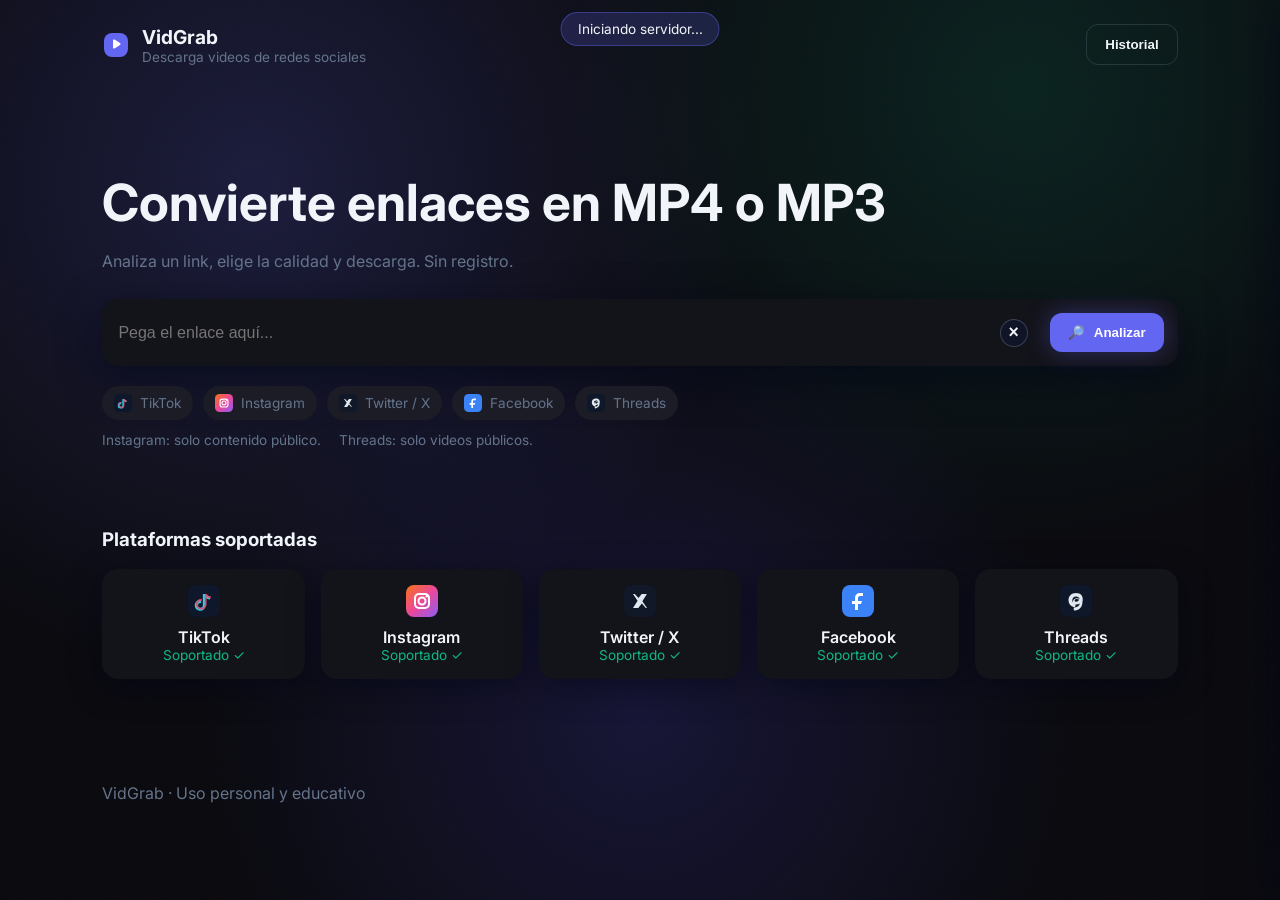
<file: index.html>
<!DOCTYPE html>
<html lang="es">
  <head>
    <meta charset="UTF-8" />
    <meta name="viewport" content="width=device-width, initial-scale=1.0" />
    <title>VidGrab - Descarga videos de redes sociales</title>
    <link rel="preconnect" href="https://fonts.googleapis.com" />
    <link rel="preconnect" href="https://fonts.gstatic.com" crossorigin />
    <link href="https://fonts.googleapis.com/css2?family=Inter:wght@400;500;600;700&display=swap" rel="stylesheet" />
    <link rel="stylesheet" href="style.css" />
  </head>
  <body>
    <div class="bg-animated"></div>
    <div class="noise-layer"></div>

    <header class="site-header">
      <div class="logo">
        <svg width="28" height="28" viewBox="0 0 28 28" fill="none" xmlns="http://www.w3.org/2000/svg" aria-hidden="true">
          <rect x="2" y="2" width="24" height="24" rx="8" class="logo-bg" />
          <path d="M11 9.5C11 8.67 11.9 8.16 12.6 8.58L18 12.08C18.67 12.5 18.67 13.5 18 13.92L12.6 17.42C11.9 17.84 11 17.33 11 16.5V9.5Z" class="logo-play" />
        </svg>
        <div>
          <div class="logo-text">VidGrab</div>
          <div class="logo-tagline">Descarga videos de redes sociales</div>
        </div>
      </div>
      <button class="btn ghost" id="historyButton" type="button">Historial</button>
    </header>

    <main>
      <section class="hero">
        <div class="hero-content">
          <h1>Convierte enlaces en MP4 o MP3</h1>
          <p>Analiza un link, elige la calidad y descarga. Sin registro.</p>
          <div class="input-card">
            <div class="input-field">
              <input id="urlInput" type="url" placeholder="Pega el enlace aquí..." autocomplete="off" spellcheck="false" />
              <button class="clear-btn" id="clearInput" type="button" aria-label="Limpiar">×</button>
            </div>
            <button class="btn primary" id="analyzeButton" type="button">
              <span class="btn-icon">🔎</span>
              Analizar
            </button>
          </div>
          <div class="chips">
            <span class="chip"><img src="assets/icons/tiktok.svg" alt="TikTok" />TikTok</span>
            <span class="chip"><img src="assets/icons/instagram.svg" alt="Instagram" />Instagram</span>
            <span class="chip"><img src="assets/icons/x.svg" alt="X" />Twitter / X</span>
            <span class="chip"><img src="assets/icons/facebook.svg" alt="Facebook" />Facebook</span>
            <span class="chip"><img src="assets/icons/threads.svg" alt="Threads" />Threads</span>
          </div>
          <div class="platform-notes">
            <span>Instagram: solo contenido público.</span>
            <span>Threads: solo videos públicos.</span>
          </div>
        </div>
      </section>

      <section class="preview-section hidden" id="previewSection">
        <div class="preview-card">
          <div class="preview-media">
            <div class="skeleton shimmer" id="thumbSkeleton"></div>
            <img id="videoThumbnail" alt="Thumbnail del video" />
          </div>
          <div class="preview-info">
            <div class="skeleton shimmer title-skeleton" id="titleSkeleton"></div>
            <h2 id="videoTitle"></h2>
            <div class="meta">
              <span class="duration" id="videoDuration">00:00</span>
              <span class="badge" id="platformBadge">Plataforma</span>
            </div>
            <div class="quality-tabs" id="qualityTabs"></div>
            <div class="download-actions">
              <button class="btn primary large" id="downloadButton" type="button">Descargar MP4</button>
              <button class="btn secondary large" id="downloadAudioButton" type="button">Descargar MP3</button>
            </div>
          </div>
        </div>
      </section>

      <section class="progress-section hidden" id="progressSection">
        <div class="progress-card">
          <div class="progress-header">
            <div>
              <div class="progress-filename" id="progressFilename">video.mp4</div>
              <div class="progress-status" id="progressStatus">Descargando...</div>
            </div>
            <button class="btn ghost small" id="cancelButton" type="button">Cancelar</button>
          </div>
          <div class="progress-bar">
            <div class="progress-fill" id="progressFill"></div>
          </div>
          <div class="progress-percent" id="progressPercent">0%</div>
        </div>
      </section>

      <section class="platforms">
        <h3>Plataformas soportadas</h3>
        <div class="platform-grid">
          <div class="platform-card"><img src="assets/icons/tiktok.svg" alt="TikTok" /><div class="platform-name">TikTok</div><div class="platform-status">Soportado ✓</div></div>
          <div class="platform-card"><img src="assets/icons/instagram.svg" alt="Instagram" /><div class="platform-name">Instagram</div><div class="platform-status">Soportado ✓</div></div>
          <div class="platform-card"><img src="assets/icons/x.svg" alt="X" /><div class="platform-name">Twitter / X</div><div class="platform-status">Soportado ✓</div></div>
          <div class="platform-card"><img src="assets/icons/facebook.svg" alt="Facebook" /><div class="platform-name">Facebook</div><div class="platform-status">Soportado ✓</div></div>
          <div class="platform-card"><img src="assets/icons/threads.svg" alt="Threads" /><div class="platform-name">Threads</div><div class="platform-status">Soportado ✓</div></div>
        </div>
      </section>
    </main>

    <aside class="history-panel" id="historyPanel">
      <div class="history-header">
        <h3>Historial</h3>
        <button class="btn ghost small" id="closeHistory" type="button">Cerrar</button>
      </div>
      <div class="history-list" id="historyList"></div>
      <button class="btn danger" id="clearHistory" type="button">Limpiar historial</button>
    </aside>

    <div class="toast" id="toast"></div>
    <div class="banner hidden" id="wakeBanner">Iniciando servidor...</div>

    <footer class="site-footer">
      <div>VidGrab · Uso personal y educativo</div>
    </footer>

    <script src="app.js"></script>
  </body>
</html>
</file>
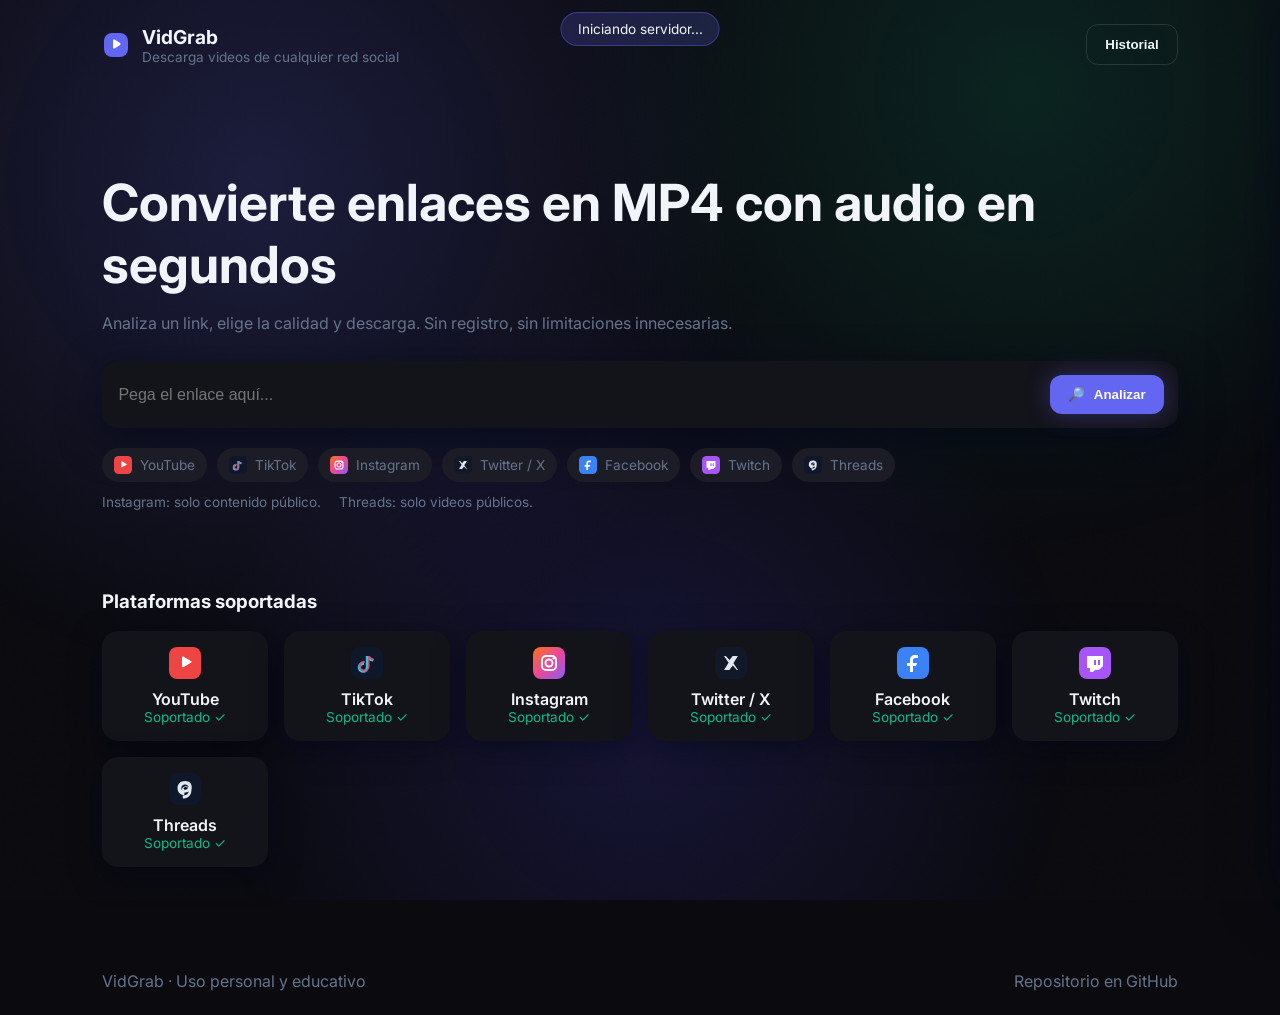
<file: frontend/index.html>
<!DOCTYPE html>
<html lang="es">
  <head>
    <meta charset="UTF-8" />
    <meta name="viewport" content="width=device-width, initial-scale=1.0" />
    <title>VidGrab - Descarga videos de cualquier red social</title>
    <meta
      name="description"
      content="VidGrab permite descargar videos de redes sociales en MP4 con audio, rápido y sin registros."
    />
    <link rel="preconnect" href="https://fonts.googleapis.com" />
    <link rel="preconnect" href="https://fonts.gstatic.com" crossorigin />
    <link
      href="https://fonts.googleapis.com/css2?family=Inter:wght@400;500;600;700&display=swap"
      rel="stylesheet"
    />
    <link rel="stylesheet" href="style.css" />
  </head>
  <body>
    <div class="bg-animated"></div>
    <div class="noise-layer"></div>

    <header class="site-header">
      <div class="logo">
        <svg
          width="28"
          height="28"
          viewBox="0 0 28 28"
          fill="none"
          xmlns="http://www.w3.org/2000/svg"
          aria-hidden="true"
        >
          <rect x="2" y="2" width="24" height="24" rx="8" class="logo-bg" />
          <path
            d="M11 9.5C11 8.67 11.9 8.16 12.6 8.58L18 12.08C18.67 12.5 18.67 13.5 18 13.92L12.6 17.42C11.9 17.84 11 17.33 11 16.5V9.5Z"
            class="logo-play"
          />
        </svg>
        <div>
          <div class="logo-text">VidGrab</div>
          <div class="logo-tagline">Descarga videos de cualquier red social</div>
        </div>
      </div>
      <button class="btn ghost" id="historyButton" type="button">Historial</button>
    </header>

    <main>
      <section class="hero">
        <div class="hero-content">
          <h1>Convierte enlaces en MP4 con audio en segundos</h1>
          <p>
            Analiza un link, elige la calidad y descarga. Sin registro, sin
            limitaciones innecesarias.
          </p>
          <div class="input-card">
            <input
              id="urlInput"
              type="url"
              placeholder="Pega el enlace aquí..."
              autocomplete="off"
              spellcheck="false"
            />
            <button class="btn primary" id="analyzeButton" type="button">
              <span class="btn-icon">🔎</span>
              Analizar
            </button>
          </div>
          <div class="chips">
            <span class="chip">
              <img src="assets/icons/youtube.svg" alt="YouTube" />
              YouTube
            </span>
            <span class="chip">
              <img src="assets/icons/tiktok.svg" alt="TikTok" />
              TikTok
            </span>
            <span class="chip">
              <img src="assets/icons/instagram.svg" alt="Instagram" />
              Instagram
            </span>
            <span class="chip">
              <img src="assets/icons/x.svg" alt="X" />
              Twitter / X
            </span>
            <span class="chip">
              <img src="assets/icons/facebook.svg" alt="Facebook" />
              Facebook
            </span>
            <span class="chip">
              <img src="assets/icons/twitch.svg" alt="Twitch" />
              Twitch
            </span>
            <span class="chip">
              <img src="assets/icons/threads.svg" alt="Threads" />
              Threads
            </span>
          </div>
          <div class="platform-notes">
            <span>Instagram: solo contenido público.</span>
            <span>Threads: solo videos públicos.</span>
          </div>
        </div>
      </section>

      <section class="preview-section hidden" id="previewSection">
        <div class="preview-card">
          <div class="preview-media">
            <div class="skeleton shimmer" id="thumbSkeleton"></div>
            <img id="videoThumbnail" alt="Thumbnail del video" />
          </div>
          <div class="preview-info">
            <div class="skeleton shimmer title-skeleton" id="titleSkeleton"></div>
            <h2 id="videoTitle"></h2>
            <div class="meta">
              <span class="duration" id="videoDuration">00:00</span>
              <span class="badge" id="platformBadge">Plataforma</span>
            </div>
            <div class="quality-tabs" id="qualityTabs"></div>
            <button class="btn primary large" id="downloadButton" type="button">
              Descargar MP4
            </button>
          </div>
        </div>
      </section>

      <section class="progress-section hidden" id="progressSection">
        <div class="progress-card">
          <div class="progress-header">
            <div>
              <div class="progress-filename" id="progressFilename">video.mp4</div>
              <div class="progress-status" id="progressStatus">Descargando...</div>
            </div>
            <button class="btn ghost small" id="cancelButton" type="button">
              Cancelar
            </button>
          </div>
          <div class="progress-bar">
            <div class="progress-fill" id="progressFill"></div>
          </div>
          <div class="progress-percent" id="progressPercent">0%</div>
        </div>
      </section>

      <section class="platforms">
        <h3>Plataformas soportadas</h3>
        <div class="platform-grid">
          <div class="platform-card">
            <img src="assets/icons/youtube.svg" alt="YouTube" />
            <div class="platform-name">YouTube</div>
            <div class="platform-status">Soportado ✓</div>
          </div>
          <div class="platform-card">
            <img src="assets/icons/tiktok.svg" alt="TikTok" />
            <div class="platform-name">TikTok</div>
            <div class="platform-status">Soportado ✓</div>
          </div>
          <div class="platform-card">
            <img src="assets/icons/instagram.svg" alt="Instagram" />
            <div class="platform-name">Instagram</div>
            <div class="platform-status">Soportado ✓</div>
          </div>
          <div class="platform-card">
            <img src="assets/icons/x.svg" alt="X" />
            <div class="platform-name">Twitter / X</div>
            <div class="platform-status">Soportado ✓</div>
          </div>
          <div class="platform-card">
            <img src="assets/icons/facebook.svg" alt="Facebook" />
            <div class="platform-name">Facebook</div>
            <div class="platform-status">Soportado ✓</div>
          </div>
          <div class="platform-card">
            <img src="assets/icons/twitch.svg" alt="Twitch" />
            <div class="platform-name">Twitch</div>
            <div class="platform-status">Soportado ✓</div>
          </div>
          <div class="platform-card">
            <img src="assets/icons/threads.svg" alt="Threads" />
            <div class="platform-name">Threads</div>
            <div class="platform-status">Soportado ✓</div>
          </div>
        </div>
      </section>
    </main>

    <aside class="history-panel" id="historyPanel">
      <div class="history-header">
        <h3>Historial</h3>
        <button class="btn ghost small" id="closeHistory" type="button">
          Cerrar
        </button>
      </div>
      <div class="history-list" id="historyList"></div>
      <button class="btn danger" id="clearHistory" type="button">
        Limpiar historial
      </button>
    </aside>

    <div class="toast" id="toast"></div>
    <div class="banner hidden" id="wakeBanner">Iniciando servidor...</div>

    <footer class="site-footer">
      <div>VidGrab · Uso personal y educativo</div>
      <div>Repositorio en GitHub</div>
    </footer>

    <script src="app.js"></script>
  </body>
</html>
</file>
<file: style.css>
:root {
  --bg-primary: #0a0a0f;
  --bg-card: #13131a;
  --bg-elevated: #1c1c27;
  --accent: #6366f1;
  --accent-hover: #4f46e5;
  --success: #10b981;
  --error: #ef4444;
  --text-primary: #f1f5f9;
  --text-muted: #64748b;
  --glow: 0 0 24px rgba(99, 102, 241, 0.35);
}

*,
*::before,
*::after {
  box-sizing: border-box;
}

body {
  margin: 0;
  font-family: "Inter", sans-serif;
  background: var(--bg-primary);
  color: var(--text-primary);
  min-height: 100vh;
  overflow-x: hidden;
}

img {
  max-width: 100%;
  display: block;
}

.bg-animated {
  position: fixed;
  inset: 0;
  background: radial-gradient(circle at 20% 20%, rgba(99, 102, 241, 0.2), transparent 40%),
    radial-gradient(circle at 80% 10%, rgba(16, 185, 129, 0.15), transparent 35%),
    radial-gradient(circle at 50% 80%, rgba(79, 70, 229, 0.18), transparent 45%);
  animation: floatBg 12s ease-in-out infinite alternate;
  z-index: -2;
}

.noise-layer {
  position: fixed;
  inset: 0;
  background-image: url("data:image/svg+xml,%3Csvg xmlns='http://www.w3.org/2000/svg' width='200' height='200' viewBox='0 0 200 200'%3E%3Cfilter id='n'%3E%3CfeTurbulence type='fractalNoise' baseFrequency='.9' numOctaves='1' stitchTiles='stitch'/%3E%3C/filter%3E%3Crect width='200' height='200' filter='url(%23n)' opacity='.04'/%3E%3C/svg%3E");
  opacity: 0.4;
  z-index: -1;
  pointer-events: none;
}

@keyframes floatBg {
  0% {
    transform: translateY(0);
  }
  100% {
    transform: translateY(-20px);
  }
}

@keyframes fadeSlideIn {
  from {
    opacity: 0;
    transform: translateY(20px);
  }
  to {
    opacity: 1;
    transform: translateY(0);
  }
}

@keyframes shimmer {
  0% {
    background-position: -200% 0;
  }
  100% {
    background-position: 200% 0;
  }
}

@keyframes progressGlow {
  0% {
    background-position: 0% 50%;
  }
  100% {
    background-position: 100% 50%;
  }
}

.site-header {
  display: flex;
  justify-content: space-between;
  align-items: center;
  padding: 24px 8%;
  animation: fadeSlideIn 0.6s ease-out both;
}

.logo {
  display: flex;
  align-items: center;
  gap: 12px;
}

.logo-bg {
  fill: var(--accent);
}

.logo-play {
  fill: #fff;
}

.logo-text {
  font-weight: 700;
  font-size: 1.2rem;
}

.logo-tagline {
  font-size: 0.85rem;
  color: var(--text-muted);
}

.btn {
  border: none;
  padding: 12px 18px;
  border-radius: 12px;
  font-weight: 600;
  cursor: pointer;
  transition: transform 0.2s ease, box-shadow 0.2s ease, background 0.2s ease;
}

.btn.primary {
  background: var(--accent);
  color: #fff;
  box-shadow: var(--glow);
}

.btn.primary:hover {
  background: var(--accent-hover);
  transform: scale(1.02);
  box-shadow: 0 0 30px rgba(99, 102, 241, 0.6);
}

.btn.ghost {
  background: transparent;
  color: var(--text-primary);
  border: 1px solid rgba(148, 163, 184, 0.2);
}

.btn.danger {
  background: rgba(239, 68, 68, 0.2);
  color: #fff;
  border: 1px solid rgba(239, 68, 68, 0.4);
}

.btn.small {
  padding: 8px 12px;
  font-size: 0.85rem;
}

.btn.large {
  width: 100%;
  margin-top: 12px;
  padding: 14px 18px;
  font-size: 1rem;
}

.btn-icon {
  margin-right: 6px;
}

main {
  padding: 0 8% 80px;
}

.hero {
  padding: 40px 0 20px;
  animation: fadeSlideIn 0.6s ease-out 0.2s both;
}

.hero-content h1 {
  font-size: clamp(2rem, 4vw, 3.3rem);
  margin-bottom: 12px;
}

.hero-content p {
  max-width: 640px;
  color: var(--text-muted);
  line-height: 1.6;
}

.input-card {
  margin-top: 24px;
  display: flex;
  gap: 12px;
  background: var(--bg-card);
  padding: 14px;
  border-radius: 16px;
  align-items: center;
  box-shadow: 0 12px 40px rgba(2, 6, 23, 0.6);
}

.input-card input {
  flex: 1;
  background: transparent;
  border: none;
  color: var(--text-primary);
  font-size: 1rem;
  outline: none;
}

.chips {
  margin-top: 20px;
  display: flex;
  flex-wrap: wrap;
  gap: 10px;
}

.chip {
  display: inline-flex;
  align-items: center;
  gap: 8px;
  padding: 8px 12px;
  background: var(--bg-elevated);
  border-radius: 999px;
  font-size: 0.85rem;
  color: var(--text-muted);
}

.chip img {
  width: 18px;
  height: 18px;
}

.platform-notes {
  margin-top: 12px;
  display: flex;
  flex-wrap: wrap;
  gap: 18px;
  color: var(--text-muted);
  font-size: 0.85rem;
}

.preview-section,
.progress-section {
  margin-top: 32px;
  animation: fadeSlideIn 0.6s ease-out both;
}

.preview-card,
.progress-card {
  background: var(--bg-card);
  border-radius: 20px;
  padding: 20px;
  display: grid;
  grid-template-columns: 220px 1fr;
  gap: 20px;
  box-shadow: 0 16px 50px rgba(2, 6, 23, 0.6);
}

.preview-media {
  position: relative;
  width: 100%;
  height: 150px;
  border-radius: 14px;
  overflow: hidden;
  background: var(--bg-elevated);
}

.preview-media img {
  width: 100%;
  height: 100%;
  object-fit: cover;
  display: none;
}

.preview-info h2 {
  margin: 0 0 8px;
  font-size: 1.3rem;
  line-height: 1.4;
  display: -webkit-box;
  -webkit-line-clamp: 2;
  line-clamp: 2;
  -webkit-box-orient: vertical;
  overflow: hidden;
}

.input-field {
  position: relative;
  flex: 1;
  display: flex;
  align-items: center;
}

.clear-btn {
  position: absolute;
  right: 10px;
  width: 28px;
  height: 28px;
  border-radius: 999px;
  border: 1px solid rgba(148, 163, 184, 0.3);
  background: rgba(15, 23, 42, 0.8);
  color: #f1f5f9;
  font-size: 1.1rem;
  font-weight: 700;
  display: flex;
  align-items: center;
  justify-content: center;
  cursor: pointer;
}

.clear-btn:hover {
  background: rgba(99, 102, 241, 0.25);
  border-color: rgba(99, 102, 241, 0.6);
}


.btn.secondary {
  background: var(--bg-elevated);
  color: var(--text-primary);
  border: 1px solid rgba(148, 163, 184, 0.2);
}

.download-actions {
  display: grid;
  grid-template-columns: 1fr;
  gap: 10px;
}


.meta {
  display: flex;
  gap: 12px;
  align-items: center;
  color: var(--text-muted);
  margin-bottom: 14px;
}

.badge {
  padding: 4px 10px;
  border-radius: 999px;
  background: rgba(99, 102, 241, 0.2);
  color: var(--text-primary);
  font-size: 0.8rem;
}

.quality-tabs {
  display: flex;
  flex-wrap: wrap;
  gap: 10px;
}

.quality-pill {
  padding: 8px 14px;
  border-radius: 999px;
  border: 1px solid rgba(148, 163, 184, 0.2);
  color: var(--text-muted);
  cursor: pointer;
  transition: all 0.2s ease;
  background: transparent;
  font-weight: 600;
}

.quality-pill.active {
  background: var(--accent);
  color: #fff;
  border-color: transparent;
  box-shadow: var(--glow);
}

.quality-pill.disabled {
  opacity: 0.4;
  cursor: not-allowed;
}

.progress-header {
  display: flex;
  align-items: center;
  justify-content: space-between;
}

.progress-filename {
  font-weight: 600;
}

.progress-status {
  color: var(--text-muted);
  font-size: 0.9rem;
}

.progress-bar {
  margin-top: 18px;
  width: 100%;
  height: 12px;
  border-radius: 999px;
  background: rgba(148, 163, 184, 0.2);
  overflow: hidden;
}

.progress-fill {
  height: 100%;
  width: 0%;
  background: linear-gradient(90deg, #22d3ee, var(--accent), #34d399);
  background-size: 200% 200%;
  animation: progressGlow 2s linear infinite;
  transition: width 0.3s ease;
}

.progress-percent {
  margin-top: 8px;
  text-align: right;
  font-weight: 600;
}

.platforms {
  margin-top: 60px;
}

.platforms h3 {
  margin-bottom: 18px;
}

.platform-grid {
  display: grid;
  grid-template-columns: repeat(auto-fit, minmax(160px, 1fr));
  gap: 16px;
}

.platform-card {
  background: var(--bg-card);
  border-radius: 16px;
  padding: 16px;
  text-align: center;
  box-shadow: 0 8px 30px rgba(2, 6, 23, 0.5);
}

.platform-card img {
  width: 32px;
  height: 32px;
  margin: 0 auto 10px;
}

.platform-name {
  font-weight: 600;
}

.platform-status {
  color: var(--success);
  font-size: 0.85rem;
}

.history-panel {
  position: fixed;
  top: 0;
  right: -360px;
  width: 340px;
  height: 100%;
  background: var(--bg-card);
  box-shadow: -20px 0 50px rgba(2, 6, 23, 0.6);
  padding: 24px;
  display: flex;
  flex-direction: column;
  gap: 16px;
  transition: right 0.3s ease;
  z-index: 10;
}

.history-panel.open {
  right: 0;
}

.history-header {
  display: flex;
  align-items: center;
  justify-content: space-between;
}

.history-list {
  flex: 1;
  overflow-y: auto;
  display: flex;
  flex-direction: column;
  gap: 12px;
}

.history-item {
  display: grid;
  grid-template-columns: 56px 1fr;
  gap: 10px;
  background: var(--bg-elevated);
  padding: 10px;
  border-radius: 12px;
}

.history-item img {
  width: 56px;
  height: 56px;
  border-radius: 10px;
  object-fit: cover;
}

.history-title {
  font-size: 0.85rem;
  font-weight: 600;
  margin-bottom: 4px;
}

.history-meta {
  font-size: 0.75rem;
  color: var(--text-muted);
}

.toast {
  position: fixed;
  bottom: 24px;
  left: 50%;
  transform: translateX(-50%);
  background: var(--bg-elevated);
  padding: 12px 18px;
  border-radius: 12px;
  box-shadow: 0 8px 30px rgba(2, 6, 23, 0.6);
  opacity: 0;
  pointer-events: none;
  transition: opacity 0.3s ease, transform 0.3s ease;
  z-index: 20;
}

.toast.show {
  opacity: 1;
  transform: translateX(-50%) translateY(-6px);
}

.banner {
  position: fixed;
  top: 12px;
  left: 50%;
  transform: translateX(-50%);
  padding: 8px 16px;
  background: rgba(99, 102, 241, 0.2);
  border: 1px solid rgba(99, 102, 241, 0.4);
  border-radius: 999px;
  font-size: 0.85rem;
  color: var(--text-primary);
  z-index: 15;
}

.site-footer {
  padding: 24px 8%;
  color: var(--text-muted);
  display: flex;
  justify-content: space-between;
  flex-wrap: wrap;
  gap: 8px;
}

.hidden {
  display: none;
}

.skeleton {
  width: 100%;
  height: 100%;
  border-radius: 14px;
  background: linear-gradient(
    110deg,
    rgba(255, 255, 255, 0.08) 8%,
    rgba(255, 255, 255, 0.16) 18%,
    rgba(255, 255, 255, 0.08) 33%
  );
  background-size: 200% 100%;
}

.shimmer {
  animation: shimmer 1.5s infinite linear;
}

.title-skeleton {
  height: 24px;
  width: 70%;
  margin-bottom: 12px;
}

@media (max-width: 900px) {
  .preview-card,
  .progress-card {
    grid-template-columns: 1fr;
  }

  .preview-media {
    height: 180px;
  }

  .input-card {
    flex-direction: column;
    align-items: stretch;
  }

  .btn.large {
    width: 100%;
  }
}

@media (max-width: 600px) {
  .site-header {
    flex-direction: column;
    align-items: flex-start;
    gap: 12px;
  }

  .history-panel {
    width: 100%;
    right: -100%;
  }


  .history-panel.open {
    right: 0;
  }
}
</file>
<file: frontend/style.css>
:root {
  --bg-primary: #0a0a0f;
  --bg-card: #13131a;
  --bg-elevated: #1c1c27;
  --accent: #6366f1;
  --accent-hover: #4f46e5;
  --success: #10b981;
  --error: #ef4444;
  --text-primary: #f1f5f9;
  --text-muted: #64748b;
  --glow: 0 0 24px rgba(99, 102, 241, 0.35);
}

*,
*::before,
*::after {
  box-sizing: border-box;
}

body {
  margin: 0;
  font-family: "Inter", sans-serif;
  background: var(--bg-primary);
  color: var(--text-primary);
  min-height: 100vh;
  overflow-x: hidden;
}

img {
  max-width: 100%;
  display: block;
}

.bg-animated {
  position: fixed;
  inset: 0;
  background: radial-gradient(circle at 20% 20%, rgba(99, 102, 241, 0.2), transparent 40%),
    radial-gradient(circle at 80% 10%, rgba(16, 185, 129, 0.15), transparent 35%),
    radial-gradient(circle at 50% 80%, rgba(79, 70, 229, 0.18), transparent 45%);
  animation: floatBg 12s ease-in-out infinite alternate;
  z-index: -2;
}

.noise-layer {
  position: fixed;
  inset: 0;
  background-image: url("data:image/svg+xml,%3Csvg xmlns='http://www.w3.org/2000/svg' width='200' height='200' viewBox='0 0 200 200'%3E%3Cfilter id='n'%3E%3CfeTurbulence type='fractalNoise' baseFrequency='.9' numOctaves='1' stitchTiles='stitch'/%3E%3C/filter%3E%3Crect width='200' height='200' filter='url(%23n)' opacity='.04'/%3E%3C/svg%3E");
  opacity: 0.4;
  z-index: -1;
  pointer-events: none;
}

@keyframes floatBg {
  0% {
    transform: translateY(0);
  }
  100% {
    transform: translateY(-20px);
  }
}

@keyframes fadeSlideIn {
  from {
    opacity: 0;
    transform: translateY(20px);
  }
  to {
    opacity: 1;
    transform: translateY(0);
  }
}

@keyframes shimmer {
  0% {
    background-position: -200% 0;
  }
  100% {
    background-position: 200% 0;
  }
}

@keyframes progressGlow {
  0% {
    background-position: 0% 50%;
  }
  100% {
    background-position: 100% 50%;
  }
}

.site-header {
  display: flex;
  justify-content: space-between;
  align-items: center;
  padding: 24px 8%;
  animation: fadeSlideIn 0.6s ease-out both;
}

.logo {
  display: flex;
  align-items: center;
  gap: 12px;
}

.logo-bg {
  fill: var(--accent);
}

.logo-play {
  fill: #fff;
}

.logo-text {
  font-weight: 700;
  font-size: 1.2rem;
}

.logo-tagline {
  font-size: 0.85rem;
  color: var(--text-muted);
}

.btn {
  border: none;
  padding: 12px 18px;
  border-radius: 12px;
  font-weight: 600;
  cursor: pointer;
  transition: transform 0.2s ease, box-shadow 0.2s ease, background 0.2s ease;
}

.btn.primary {
  background: var(--accent);
  color: #fff;
  box-shadow: var(--glow);
}

.btn.primary:hover {
  background: var(--accent-hover);
  transform: scale(1.02);
  box-shadow: 0 0 30px rgba(99, 102, 241, 0.6);
}

.btn.ghost {
  background: transparent;
  color: var(--text-primary);
  border: 1px solid rgba(148, 163, 184, 0.2);
}

.btn.danger {
  background: rgba(239, 68, 68, 0.2);
  color: #fff;
  border: 1px solid rgba(239, 68, 68, 0.4);
}

.btn.small {
  padding: 8px 12px;
  font-size: 0.85rem;
}

.btn.large {
  width: 100%;
  margin-top: 12px;
  padding: 14px 18px;
  font-size: 1rem;
}

.btn-icon {
  margin-right: 6px;
}

main {
  padding: 0 8% 80px;
}

.hero {
  padding: 40px 0 20px;
  animation: fadeSlideIn 0.6s ease-out 0.2s both;
}

.hero-content h1 {
  font-size: clamp(2rem, 4vw, 3.3rem);
  margin-bottom: 12px;
}

.hero-content p {
  max-width: 640px;
  color: var(--text-muted);
  line-height: 1.6;
}

.input-card {
  margin-top: 24px;
  display: flex;
  gap: 12px;
  background: var(--bg-card);
  padding: 14px;
  border-radius: 16px;
  align-items: center;
  box-shadow: 0 12px 40px rgba(2, 6, 23, 0.6);
}

.input-card input {
  flex: 1;
  background: transparent;
  border: none;
  color: var(--text-primary);
  font-size: 1rem;
  outline: none;
}

.chips {
  margin-top: 20px;
  display: flex;
  flex-wrap: wrap;
  gap: 10px;
}

.chip {
  display: inline-flex;
  align-items: center;
  gap: 8px;
  padding: 8px 12px;
  background: var(--bg-elevated);
  border-radius: 999px;
  font-size: 0.85rem;
  color: var(--text-muted);
}

.chip img {
  width: 18px;
  height: 18px;
}

.platform-notes {
  margin-top: 12px;
  display: flex;
  flex-wrap: wrap;
  gap: 18px;
  color: var(--text-muted);
  font-size: 0.85rem;
}

.preview-section,
.progress-section {
  margin-top: 32px;
  animation: fadeSlideIn 0.6s ease-out both;
}

.preview-card,
.progress-card {
  background: var(--bg-card);
  border-radius: 20px;
  padding: 20px;
  display: grid;
  grid-template-columns: 220px 1fr;
  gap: 20px;
  box-shadow: 0 16px 50px rgba(2, 6, 23, 0.6);
}

.preview-media {
  position: relative;
  width: 100%;
  height: 150px;
  border-radius: 14px;
  overflow: hidden;
  background: var(--bg-elevated);
}

.preview-media img {
  width: 100%;
  height: 100%;
  object-fit: cover;
  display: none;
}

.preview-info h2 {
  margin: 0 0 8px;
  font-size: 1.3rem;
  line-height: 1.4;
  display: -webkit-box;
  -webkit-line-clamp: 2;
  -webkit-box-orient: vertical;
  overflow: hidden;
}

.meta {
  display: flex;
  gap: 12px;
  align-items: center;
  color: var(--text-muted);
  margin-bottom: 14px;
}

.badge {
  padding: 4px 10px;
  border-radius: 999px;
  background: rgba(99, 102, 241, 0.2);
  color: var(--text-primary);
  font-size: 0.8rem;
}

.quality-tabs {
  display: flex;
  flex-wrap: wrap;
  gap: 10px;
}

.quality-pill {
  padding: 8px 14px;
  border-radius: 999px;
  border: 1px solid rgba(148, 163, 184, 0.2);
  color: var(--text-muted);
  cursor: pointer;
  transition: all 0.2s ease;
  background: transparent;
  font-weight: 600;
}

.quality-pill.active {
  background: var(--accent);
  color: #fff;
  border-color: transparent;
  box-shadow: var(--glow);
}

.quality-pill.disabled {
  opacity: 0.4;
  cursor: not-allowed;
}

.progress-header {
  display: flex;
  align-items: center;
  justify-content: space-between;
}

.progress-filename {
  font-weight: 600;
}

.progress-status {
  color: var(--text-muted);
  font-size: 0.9rem;
}

.progress-bar {
  margin-top: 18px;
  width: 100%;
  height: 12px;
  border-radius: 999px;
  background: rgba(148, 163, 184, 0.2);
  overflow: hidden;
}

.progress-fill {
  height: 100%;
  width: 0%;
  background: linear-gradient(90deg, #22d3ee, var(--accent), #34d399);
  background-size: 200% 200%;
  animation: progressGlow 2s linear infinite;
  transition: width 0.3s ease;
}

.progress-percent {
  margin-top: 8px;
  text-align: right;
  font-weight: 600;
}

.platforms {
  margin-top: 60px;
}

.platforms h3 {
  margin-bottom: 18px;
}

.platform-grid {
  display: grid;
  grid-template-columns: repeat(auto-fit, minmax(160px, 1fr));
  gap: 16px;
}

.platform-card {
  background: var(--bg-card);
  border-radius: 16px;
  padding: 16px;
  text-align: center;
  box-shadow: 0 8px 30px rgba(2, 6, 23, 0.5);
}

.platform-card img {
  width: 32px;
  height: 32px;
  margin: 0 auto 10px;
}

.platform-name {
  font-weight: 600;
}

.platform-status {
  color: var(--success);
  font-size: 0.85rem;
}

.history-panel {
  position: fixed;
  top: 0;
  right: -360px;
  width: 340px;
  height: 100%;
  background: var(--bg-card);
  box-shadow: -20px 0 50px rgba(2, 6, 23, 0.6);
  padding: 24px;
  display: flex;
  flex-direction: column;
  gap: 16px;
  transition: right 0.3s ease;
  z-index: 10;
}

.history-panel.open {
  right: 0;
}

.history-header {
  display: flex;
  align-items: center;
  justify-content: space-between;
}

.history-list {
  flex: 1;
  overflow-y: auto;
  display: flex;
  flex-direction: column;
  gap: 12px;
}

.history-item {
  display: grid;
  grid-template-columns: 56px 1fr;
  gap: 10px;
  background: var(--bg-elevated);
  padding: 10px;
  border-radius: 12px;
}

.history-item img {
  width: 56px;
  height: 56px;
  border-radius: 10px;
  object-fit: cover;
}

.history-title {
  font-size: 0.85rem;
  font-weight: 600;
  margin-bottom: 4px;
}

.history-meta {
  font-size: 0.75rem;
  color: var(--text-muted);
}

.toast {
  position: fixed;
  bottom: 24px;
  left: 50%;
  transform: translateX(-50%);
  background: var(--bg-elevated);
  padding: 12px 18px;
  border-radius: 12px;
  box-shadow: 0 8px 30px rgba(2, 6, 23, 0.6);
  opacity: 0;
  pointer-events: none;
  transition: opacity 0.3s ease, transform 0.3s ease;
  z-index: 20;
}

.toast.show {
  opacity: 1;
  transform: translateX(-50%) translateY(-6px);
}

.banner {
  position: fixed;
  top: 12px;
  left: 50%;
  transform: translateX(-50%);
  padding: 8px 16px;
  background: rgba(99, 102, 241, 0.2);
  border: 1px solid rgba(99, 102, 241, 0.4);
  border-radius: 999px;
  font-size: 0.85rem;
  color: var(--text-primary);
  z-index: 15;
}

.site-footer {
  padding: 24px 8%;
  color: var(--text-muted);
  display: flex;
  justify-content: space-between;
  flex-wrap: wrap;
  gap: 8px;
}

.hidden {
  display: none;
}

.skeleton {
  width: 100%;
  height: 100%;
  border-radius: 14px;
  background: linear-gradient(
    110deg,
    rgba(255, 255, 255, 0.08) 8%,
    rgba(255, 255, 255, 0.16) 18%,
    rgba(255, 255, 255, 0.08) 33%
  );
  background-size: 200% 100%;
}

.shimmer {
  animation: shimmer 1.5s infinite linear;
}

.title-skeleton {
  height: 24px;
  width: 70%;
  margin-bottom: 12px;
}

@media (max-width: 900px) {
  .preview-card,
  .progress-card {
    grid-template-columns: 1fr;
  }

  .preview-media {
    height: 180px;
  }

  .input-card {
    flex-direction: column;
    align-items: stretch;
  }

  .btn.large {
    width: 100%;
  }
}

@media (max-width: 600px) {
  .site-header {
    flex-direction: column;
    align-items: flex-start;
    gap: 12px;
  }

  .history-panel {
    width: 100%;
  }
}
</file>
